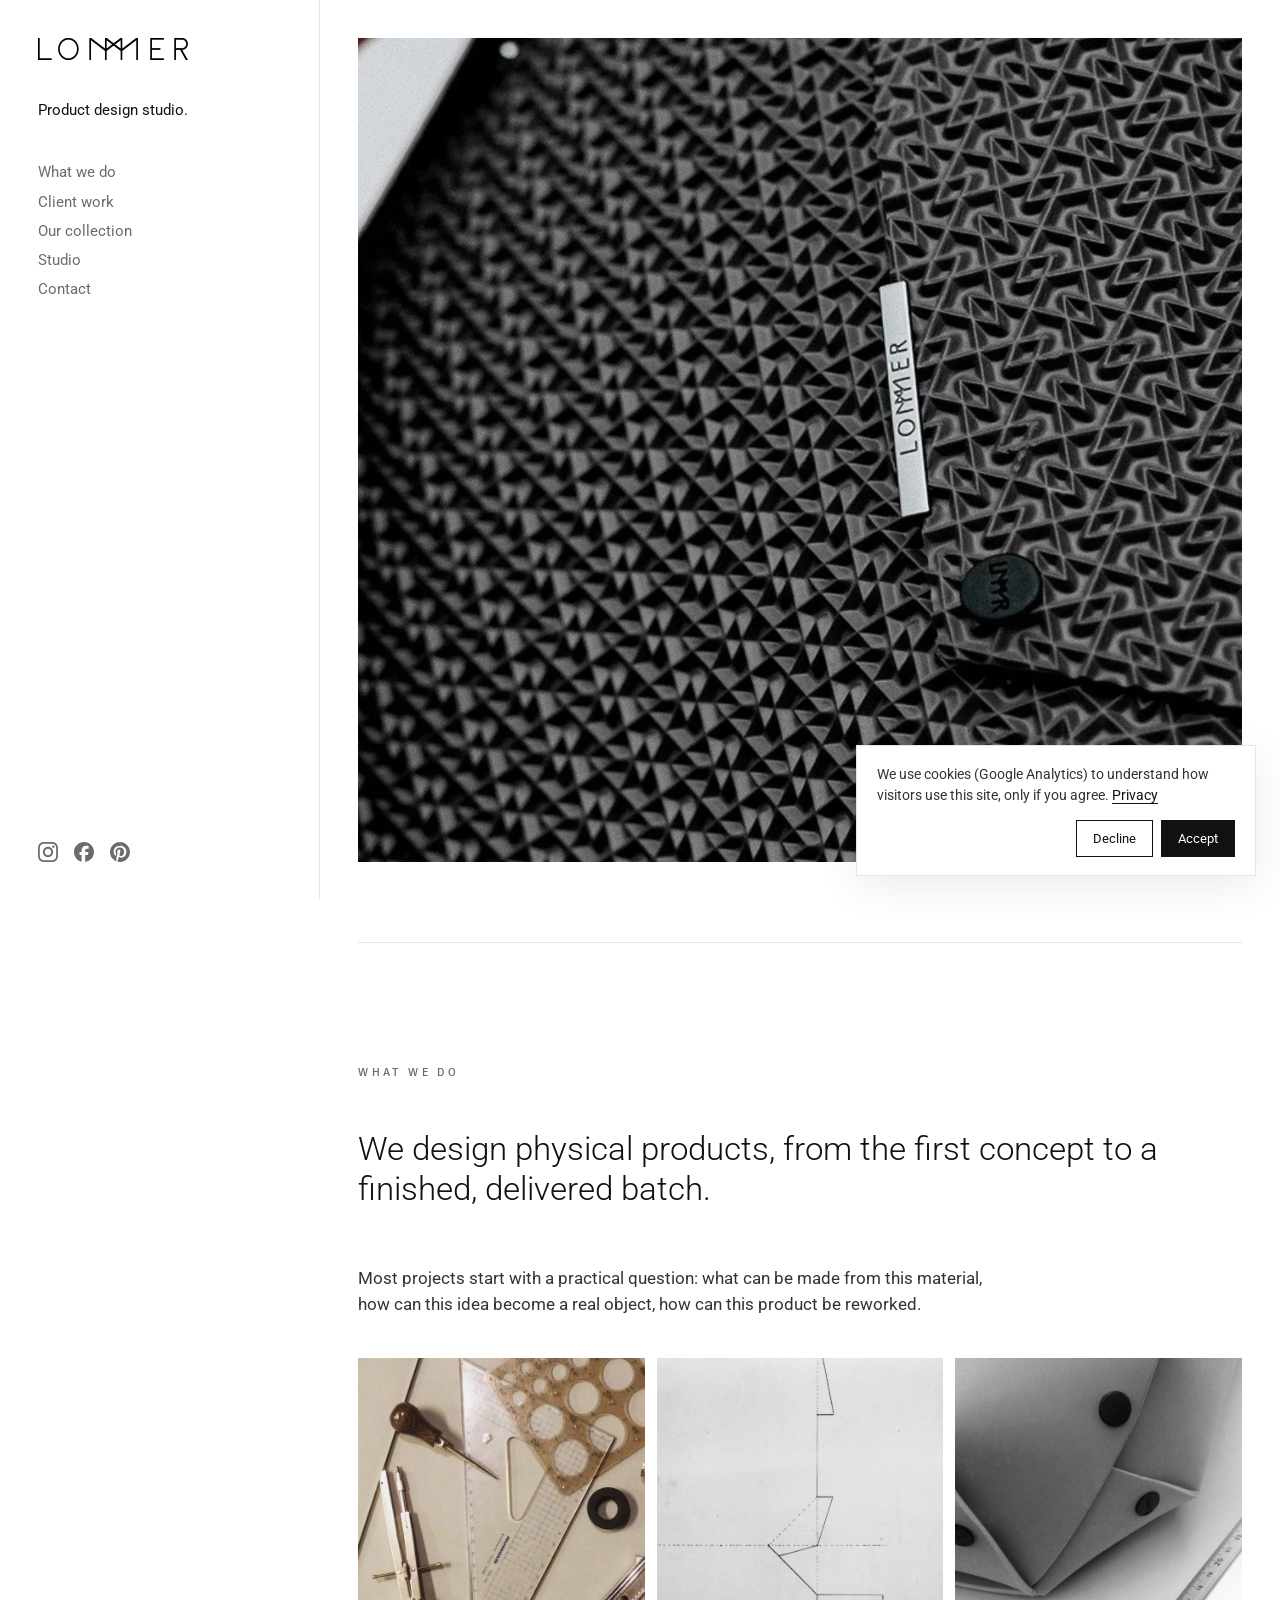
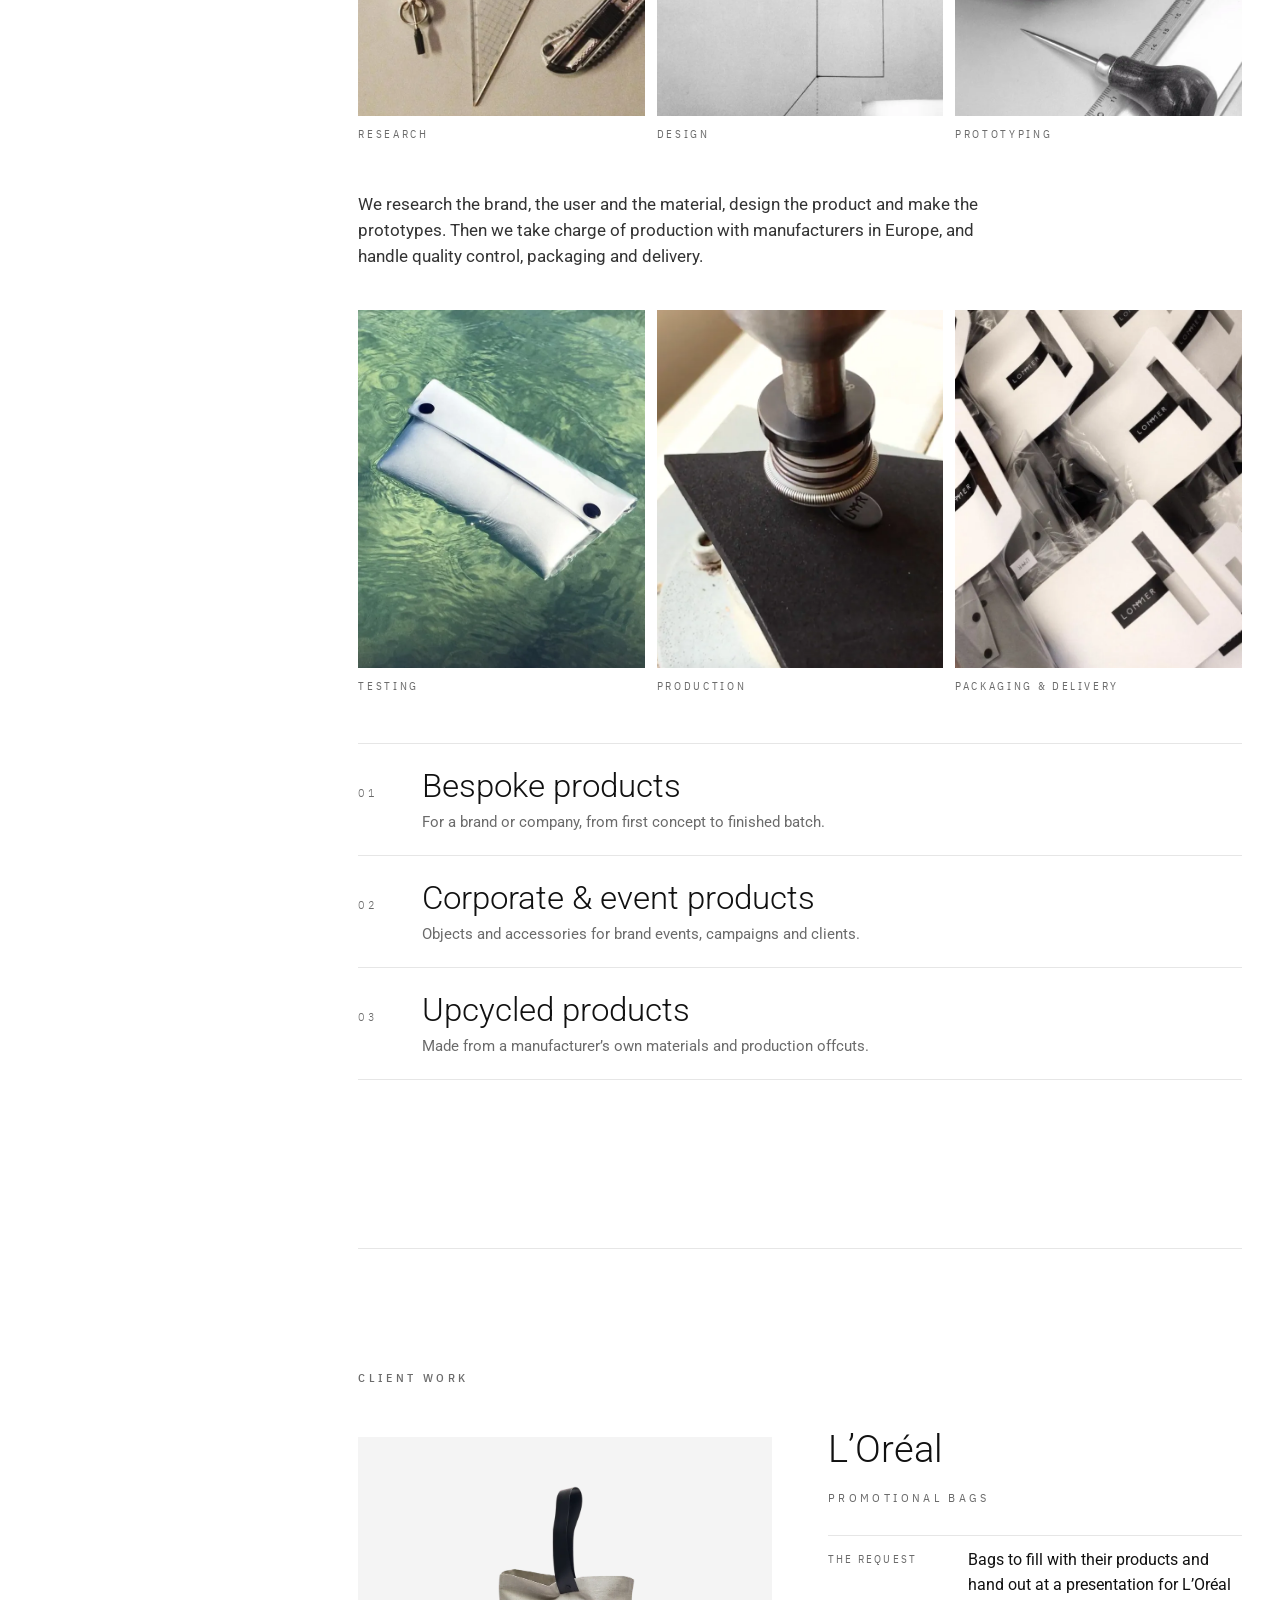
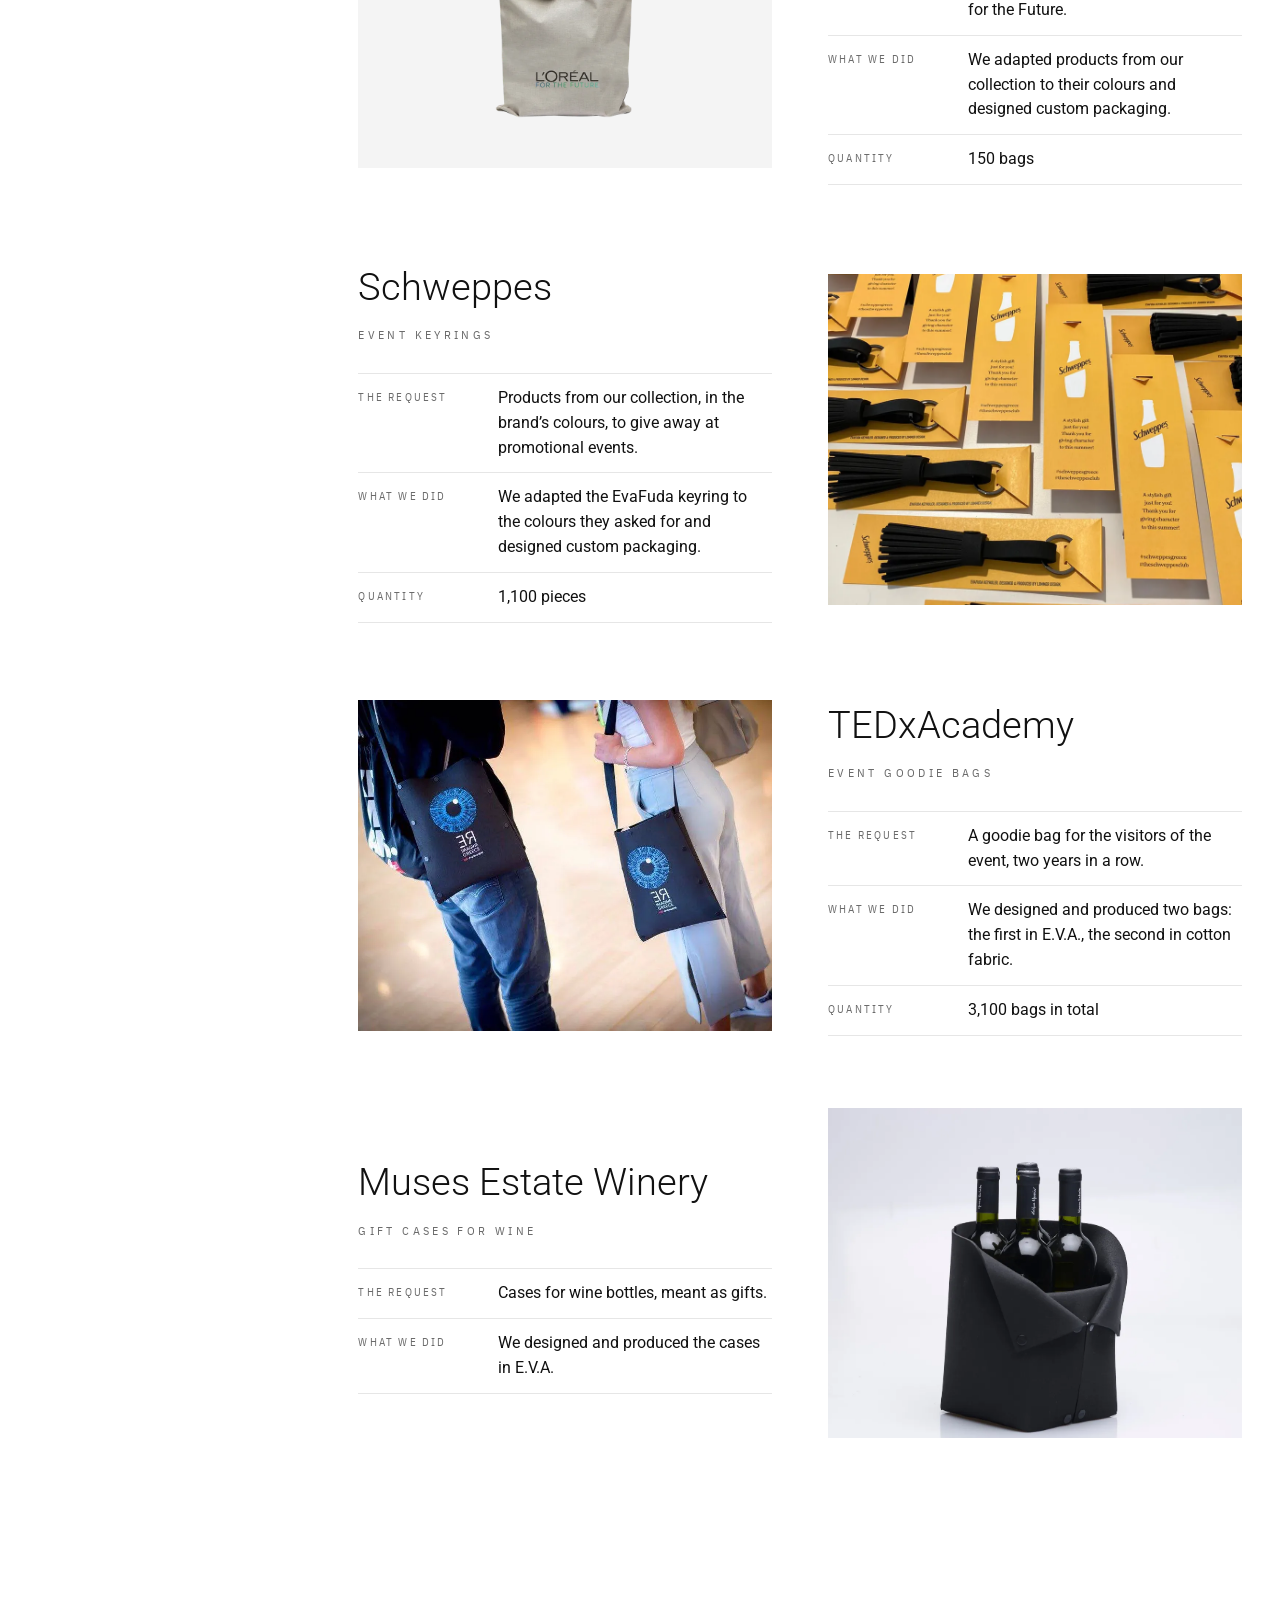
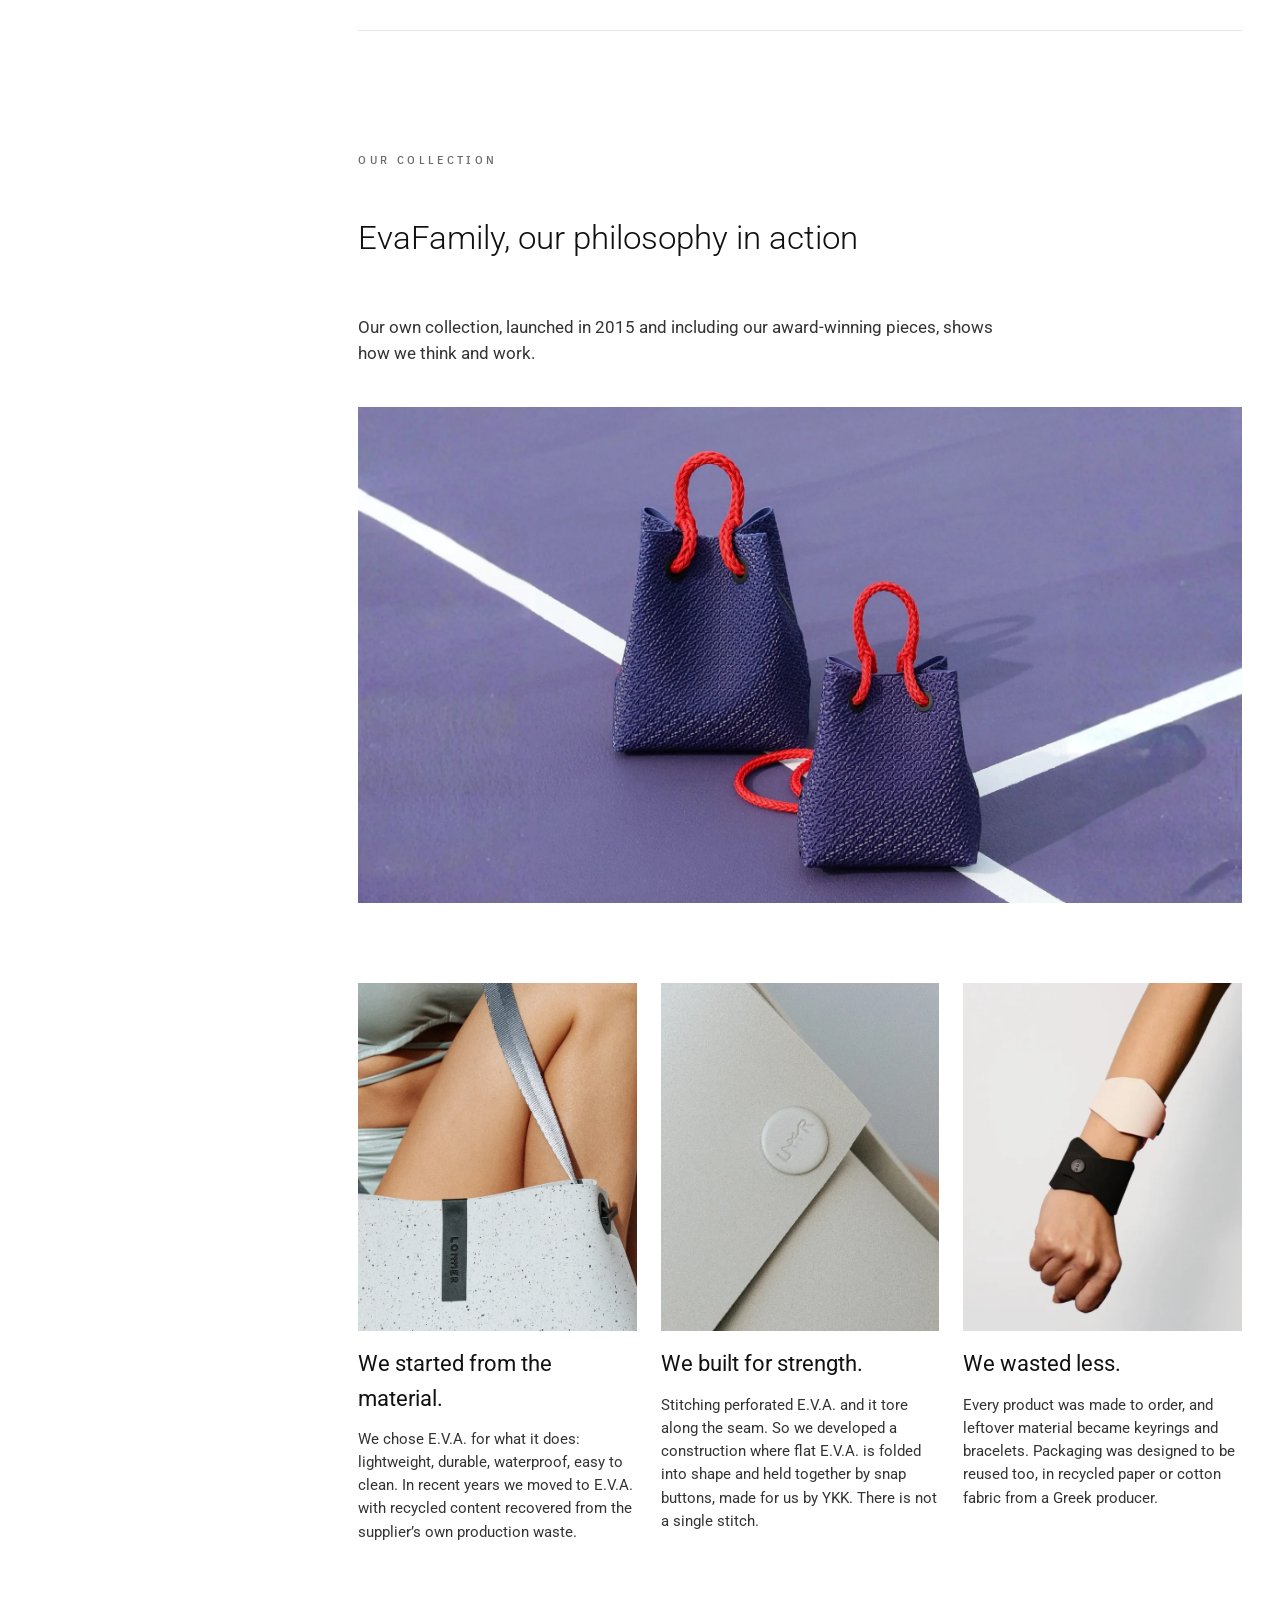
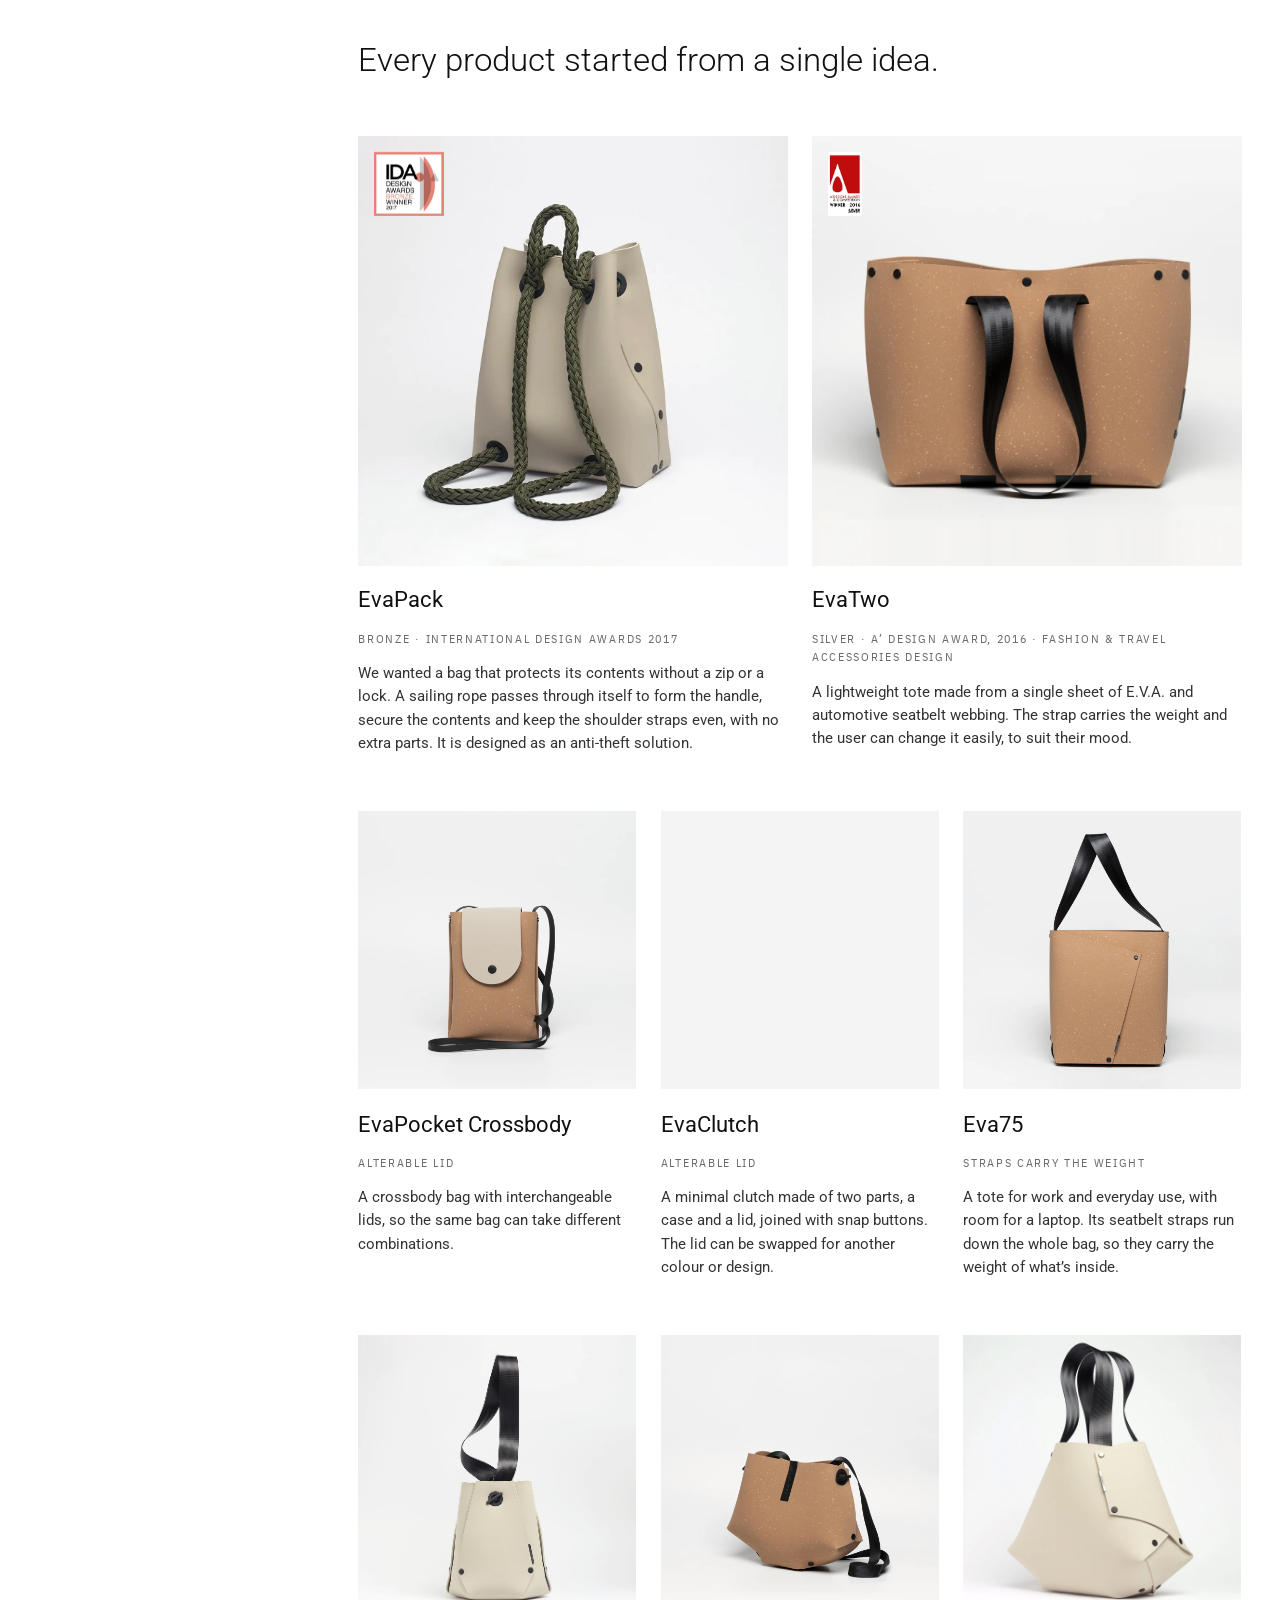
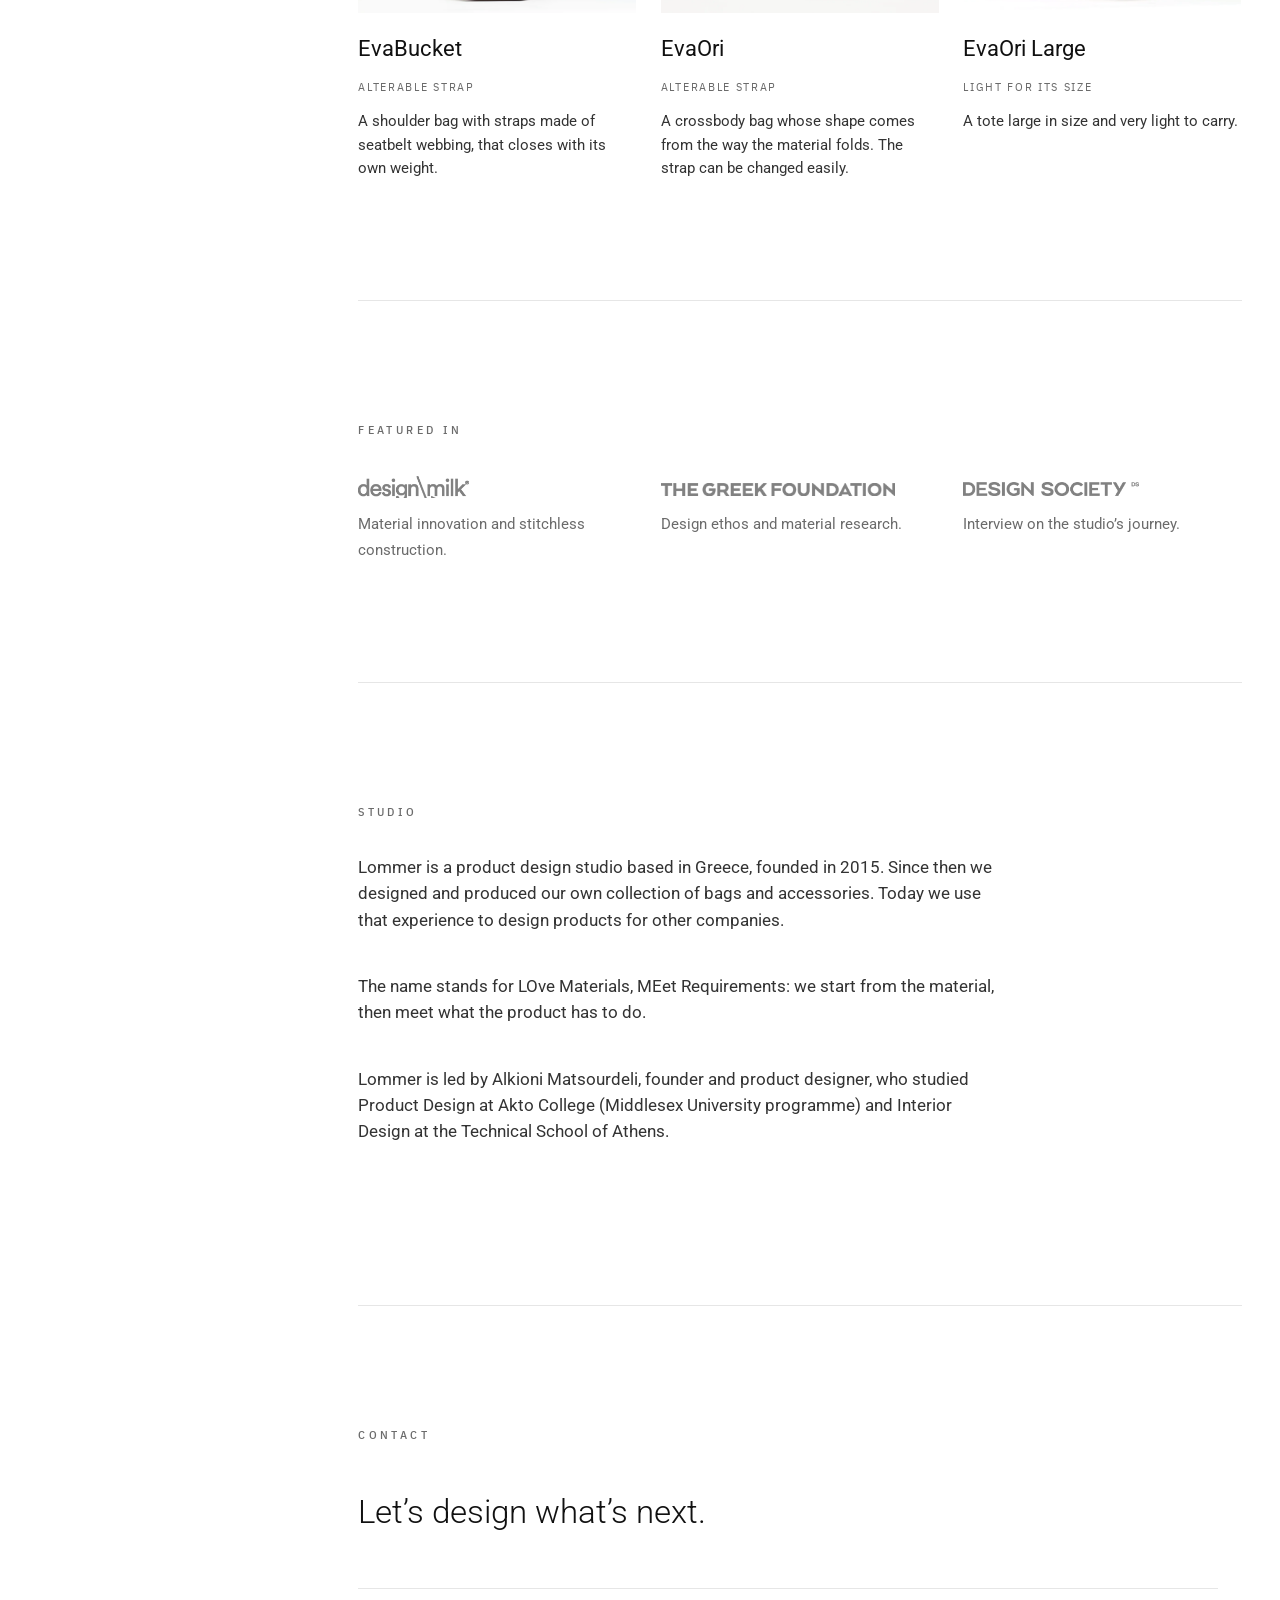
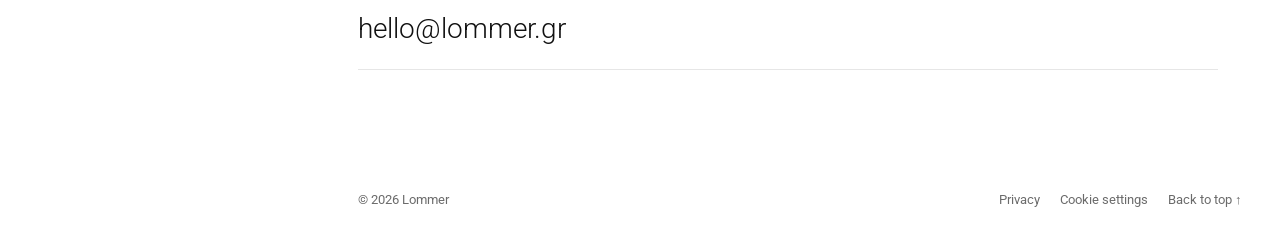
<file: index.html>
<!doctype html>
<html lang="en">
<head>
  <meta charset="utf-8">
  <meta name="viewport" content="width=device-width, initial-scale=1, viewport-fit=cover">
  <meta name="theme-color" content="#ffffff">
  <title>Lommer — Product Design Studio</title>
  <meta name="description" content="Lommer is a product design studio. We design products and manage their production.">
  <link rel="canonical" href="https://lommer.design/">
  <meta name="author" content="Lommer">
  <meta name="robots" content="index, follow, max-image-preview:large">

  <!-- Link previews (Facebook, WhatsApp, LinkedIn, iMessage…) -->
  <meta property="og:type" content="website">
  <meta property="og:site_name" content="Lommer">
  <meta property="og:locale" content="en_GB">
  <meta property="og:url" content="https://lommer.design/">
  <meta property="og:title" content="Lommer — Product Design Studio">
  <meta property="og:description" content="Lommer is a product design studio. We design products and manage their production.">
  <meta property="og:image" content="https://lommer.design/assets/img/og-image.jpg">
  <meta property="og:image:width" content="1200">
  <meta property="og:image:height" content="630">
  <meta property="og:image:alt" content="Close-up of black textured E.V.A. with the metal LOMMER tag">
  <meta name="twitter:card" content="summary_large_image">
  <meta name="twitter:title" content="Lommer — Product Design Studio">
  <meta name="twitter:description" content="Lommer is a product design studio. We design products and manage their production.">
  <meta name="twitter:image" content="https://lommer.design/assets/img/og-image.jpg">

  <!-- Icons -->
  <link rel="icon" href="favicon.ico" sizes="any">
  <link rel="icon" type="image/png" sizes="32x32" href="assets/img/favicon-32.png">
  <link rel="icon" type="image/png" sizes="48x48" href="assets/img/favicon-48.png">
  <link rel="apple-touch-icon" href="assets/img/apple-touch-icon.png">
  <link rel="preconnect" href="https://fonts.googleapis.com">
  <link rel="preconnect" href="https://fonts.gstatic.com" crossorigin>
  <link href="https://fonts.googleapis.com/css2?family=Roboto:wght@300;400;500&family=IBM+Plex+Sans+Condensed:wght@400;500&display=swap" rel="stylesheet">
  <link rel="stylesheet" href="style.css?v=29">
  <script>/* intro: only once per visit, never with "Reduce motion" (see assets/js/intro.js) */
    try { if (/[?&]intro\b/.test(location.search) || (!matchMedia('(prefers-reduced-motion: reduce)').matches && !sessionStorage.getItem('lommer-intro'))) document.documentElement.classList.add('intro'); } catch (e) {}  /* ?intro in the address always shows it (for checking) */</script>
  <link rel="alternate" type="text/plain" href="https://lommer.design/llms.txt" title="Summary for AI agents">
  <script type="application/ld+json">
  {
    "@context": "https://schema.org",
    "@type": "Organization",
    "name": "Lommer",
    "url": "https://lommer.design/",
    "image": "https://lommer.design/assets/img/og-image.jpg",
    "description": "Product design studio based in Greece, founded in 2015. We design physical products for brands and companies, from first concept to a finished, delivered batch, and manage production with manufacturers in Europe.",
    "foundingDate": "2015",
    "founder": { "@type": "Person", "name": "Alkioni Matsourdeli", "jobTitle": "Founder and product designer" },
    "address": { "@type": "PostalAddress", "addressCountry": "GR" },
    "email": "hello@lommer.gr",
    "logo": "https://lommer.design/assets/img/logo-black.png",
    "sameAs": [
      "https://www.instagram.com/lommer.design/",
      "https://www.facebook.com/lommerofficial",
      "https://gr.pinterest.com/lommerdesign/"
    ],
    "knowsAbout": ["Product design", "E.V.A. bags and accessories", "Upcycled products", "Corporate and event products", "Production management"],
    "subjectOf": [
      { "@type": "Article", "publisher": { "@type": "Organization", "name": "Design Milk" }, "url": "https://design-milk.com/lommer-bags-merge-minimalism-and-innovation/" },
      { "@type": "Article", "publisher": { "@type": "Organization", "name": "The Greek Foundation" }, "url": "https://www.thegreekfoundation.com/?p=36852" },
      { "@type": "Article", "publisher": { "@type": "Organization", "name": "Design Society" }, "url": "https://designsociety.gr/en/post/interview-with-lommer-the-handcrafted-multicolored-bags_732" }
    ],
    "award": ["Bronze, International Design Awards 2017 (EvaPack)", "Silver, A' Design Award 2016 (EvaTwo)"],
    "hasOfferCatalog": {
      "@type": "OfferCatalog",
      "name": "Services",
      "itemListElement": [
        { "@type": "Offer", "itemOffered": { "@type": "Service", "name": "Bespoke products", "description": "For a brand or company, from first concept to finished batch." } },
        { "@type": "Offer", "itemOffered": { "@type": "Service", "name": "Corporate & event products", "description": "Objects and accessories for brand events, campaigns and clients." } },
        { "@type": "Offer", "itemOffered": { "@type": "Service", "name": "Upcycled products", "description": "Made from a manufacturer's own materials and production offcuts." } }
      ]
    }
  }
  </script>
</head>
<body>
<div id="ldr" aria-hidden="true"><div class="ldr-half ldr-half--l"></div><div class="ldr-half ldr-half--r"></div><div class="ldr-center"><img class="ldr-mm" src="assets/img/apple-touch-icon.png" alt="" width="96" height="96"><div class="ldr-snaps"><i></i><i></i><i></i></div></div></div>
<a class="skip" href="#top">Skip to content</a>

<aside class="side" id="nav">
  <a href="#top" class="side__logo"><img src="assets/img/logo-black.png" alt="Lommer" width="150" height="21"></a>
  <p class="side__claim">Product design studio.</p>
  <nav class="side__nav" aria-label="Sections">
    <a href="#what">What we do</a>
    <a href="#clients">Client work</a>
    <a href="#work">Our collection</a>
    <a href="#studio">Studio</a>
    <a href="#contact">Contact</a>
  </nav>
  <div class="side__social" role="group" aria-label="Social media">
    <a href="https://www.instagram.com/lommer.design/" target="_blank" rel="noopener" aria-label="Instagram"><svg viewBox="0 0 24 24" fill="currentColor" aria-hidden="true"><path d="M12 0C8.74 0 8.333.015 7.053.072 5.775.132 4.905.333 4.14.63c-.789.306-1.459.717-2.126 1.384S.935 3.35.63 4.14C.333 4.905.131 5.775.072 7.053.012 8.333 0 8.74 0 12s.015 3.667.072 4.947c.06 1.277.261 2.148.558 2.913.306.788.717 1.459 1.384 2.126.667.666 1.336 1.079 2.126 1.384.766.296 1.636.499 2.913.558C8.333 23.988 8.74 24 12 24s3.667-.015 4.947-.072c1.277-.06 2.148-.262 2.913-.558.788-.306 1.459-.718 2.126-1.384.666-.667 1.079-1.335 1.384-2.126.296-.765.499-1.636.558-2.913.06-1.28.072-1.687.072-4.947s-.015-3.667-.072-4.947c-.06-1.277-.262-2.149-.558-2.913-.306-.789-.718-1.459-1.384-2.126C21.319 1.347 20.651.935 19.86.63c-.765-.297-1.636-.499-2.913-.558C15.667.012 15.26 0 12 0zm0 2.16c3.203 0 3.585.016 4.85.071 1.17.055 1.805.249 2.227.415.562.217.96.477 1.382.896.419.42.679.819.896 1.381.164.422.36 1.057.413 2.227.057 1.266.07 1.646.07 4.85s-.015 3.585-.074 4.85c-.061 1.17-.256 1.805-.421 2.227-.224.562-.479.96-.899 1.382-.419.419-.824.679-1.38.896-.42.164-1.065.36-2.235.413-1.274.057-1.649.07-4.859.07-3.211 0-3.586-.015-4.859-.074-1.171-.061-1.816-.256-2.236-.421-.569-.224-.96-.479-1.379-.899-.421-.419-.69-.824-.9-1.38-.165-.42-.359-1.065-.42-2.235-.045-1.26-.061-1.649-.061-4.844 0-3.196.016-3.586.061-4.861.061-1.17.255-1.814.42-2.234.21-.57.479-.96.9-1.381.419-.419.81-.689 1.379-.898.42-.166 1.051-.361 2.221-.421 1.275-.045 1.65-.06 4.859-.06l.045.03zm0 3.678c-3.405 0-6.162 2.76-6.162 6.162 0 3.405 2.76 6.162 6.162 6.162 3.405 0 6.162-2.76 6.162-6.162 0-3.405-2.76-6.162-6.162-6.162zM12 16c-2.21 0-4-1.79-4-4s1.79-4 4-4 4 1.79 4 4-1.79 4-4 4zm7.846-10.405c0 .795-.646 1.44-1.44 1.44-.795 0-1.44-.646-1.44-1.44 0-.794.646-1.439 1.44-1.439.793-.001 1.44.645 1.44 1.439z"/></svg></a>
    <a href="https://www.facebook.com/lommerofficial" target="_blank" rel="noopener" aria-label="Facebook"><svg viewBox="0 0 24 24" fill="currentColor" aria-hidden="true"><path d="M9.101 23.691v-7.98H6.627v-3.667h2.474v-1.58c0-4.085 1.848-5.978 5.858-5.978.401 0 .955.042 1.468.103a8.68 8.68 0 0 1 1.141.195v3.325a8.623 8.623 0 0 0-.653-.036 26.805 26.805 0 0 0-.733-.009c-.707 0-1.259.096-1.675.309a1.686 1.686 0 0 0-.679.622c-.258.42-.374.995-.374 1.752v1.297h3.919l-.386 2.103-.287 1.564h-3.246v8.245C19.396 23.238 24 18.179 24 12.044c0-6.627-5.373-12-12-12s-12 5.373-12 12c0 5.628 3.874 10.35 9.101 11.647Z"/></svg></a>
    <a href="https://gr.pinterest.com/lommerdesign/" target="_blank" rel="noopener" aria-label="Pinterest"><svg viewBox="0 0 24 24" fill="currentColor" aria-hidden="true"><path d="M12.017 0C5.396 0 .029 5.367.029 11.987c0 5.079 3.158 9.417 7.618 11.162-.105-.949-.199-2.403.041-3.439.219-.937 1.406-5.957 1.406-5.957s-.359-.72-.359-1.781c0-1.663.967-2.911 2.168-2.911 1.024 0 1.518.769 1.518 1.688 0 1.029-.653 2.567-.992 3.992-.285 1.193.6 2.165 1.775 2.165 2.128 0 3.768-2.245 3.768-5.487 0-2.861-2.063-4.869-5.008-4.869-3.41 0-5.409 2.562-5.409 5.199 0 1.033.394 2.143.889 2.741.099.12.112.225.085.345-.09.375-.293 1.199-.334 1.363-.053.225-.172.271-.401.165-1.495-.69-2.433-2.878-2.433-4.646 0-3.776 2.748-7.252 7.92-7.252 4.158 0 7.392 2.967 7.392 6.923 0 4.135-2.607 7.462-6.233 7.462-1.214 0-2.354-.629-2.758-1.379l-.749 2.848c-.269 1.045-1.004 2.352-1.498 3.146 1.123.345 2.306.535 3.55.535 6.607 0 11.985-5.365 11.985-11.987C23.97 5.39 18.592.026 11.985.026L12.017 0z"/></svg></a>
  </div>
</aside>

<main class="main" id="top" tabindex="-1">

  <!-- ENTRY -->
  <section class="entry">
    <figure class="img img--hero reveal"><img src="assets/img/hero-texture-lommer.webp" alt="Close-up of black textured E.V.A. with the metal LOMMER tag and a snap button" fetchpriority="high"></figure>
  </section>

  <!-- WHAT WE DO -->
  <section class="sec" id="what">
    <h2 class="h reveal">What we do</h2>
    <p class="text text--lg reveal">We design physical products, from the first concept to a finished, delivered batch.</p>

    <p class="text reveal">Most projects start with a practical question: what can be made from this material, how can this idea become a real object, how can this product be reworked.</p>

    <div class="row row--3">
      <figure class="cap reveal"><div class="img"><img src="assets/img/studio-tools.webp" alt="Drawing tools" loading="lazy" decoding="async"></div><figcaption>Research</figcaption></figure>
      <figure class="cap reveal"><div class="img"><img src="assets/img/proc-research.webp" alt="Pattern drawing" loading="lazy" decoding="async"></div><figcaption>Design</figcaption></figure>
      <figure class="cap reveal"><div class="img"><img src="assets/img/studio-fold.webp" alt="Folding a sample" loading="lazy" decoding="async"></div><figcaption>Prototyping</figcaption></figure>
    </div>
    <p class="text reveal">We research the brand, the user and the material, design the product and make the prototypes. Then we take charge of production with manufacturers in Europe, and handle quality control, packaging and delivery.</p>
    <div class="row row--3">
      <figure class="cap reveal"><div class="img"><img src="assets/img/proc-prototype.webp" alt="Prototype tested in the sea" loading="lazy" decoding="async"></div><figcaption>Testing</figcaption></figure>
      <figure class="cap reveal"><div class="img"><img src="assets/img/proc-production.webp" alt="Snap button press" loading="lazy" decoding="async"></div><figcaption>Production</figcaption></figure>
      <figure class="cap reveal"><div class="img"><img src="assets/img/packaging.webp" alt="Packaging" loading="lazy" decoding="async"></div><figcaption>Packaging &amp; delivery</figcaption></figure>
    </div>

    <ol class="forms">
      <li class="reveal"><p>Bespoke products <span class="forms__sub">For a brand or company, from first concept to finished batch.</span></p></li>
      <li class="reveal"><p>Corporate &amp; event products <span class="forms__sub">Objects and accessories for brand events, campaigns and clients.</span></p></li>
      <li class="reveal"><p>Upcycled products <span class="forms__sub">Made from a manufacturer’s own materials and production offcuts.</span></p></li>
    </ol>

  </section>

  <!-- CLIENT WORK -->
  <section class="sec" id="clients">
    <h2 class="h reveal">Client work</h2>

    <!-- Each story: photo, name, type of work, the request, what we did, quantity. -->
    <article class="story reveal">
      <figure class="img"><img src="assets/img/brand-loreal.webp" alt="L’Oréal promotional cotton bag" loading="lazy" decoding="async" class="contain"></figure>
      <div class="story__body">
        <h3 class="story__name">L’Oréal</h3>
        <p class="story__tag">Promotional bags</p>
        <dl class="story__facts">
          <dt>The request</dt><dd>Bags to fill with their products and hand out at a presentation for L’Oréal for the Future.</dd>
          <dt>What we did</dt><dd>We adapted products from our collection to their colours and designed custom packaging.</dd>
          <dt>Quantity</dt><dd>150 bags</dd>
        </dl>
      </div>
    </article>
    <article class="story story--flip reveal">
      <figure class="img"><img src="assets/img/brand-schweppes.webp" alt="Schweppes event accessories on branded cards" loading="lazy" decoding="async"></figure>
      <div class="story__body">
        <h3 class="story__name">Schweppes</h3>
        <p class="story__tag">Event keyrings</p>
        <dl class="story__facts">
          <dt>The request</dt><dd>Products from our collection, in the brand’s colours, to give away at promotional events.</dd>
          <dt>What we did</dt><dd>We adapted the EvaFuda keyring to the colours they asked for and designed custom packaging.</dd>
          <dt>Quantity</dt><dd>1,100 pieces</dd>
        </dl>
      </div>
    </article>
    <article class="story reveal">
      <figure class="img"><img src="assets/img/brand-tedx.webp" alt="Two visitors carrying the black TEDxAcademy goodie bags" loading="lazy" decoding="async"></figure>
      <div class="story__body">
        <h3 class="story__name">TEDxAcademy</h3>
        <p class="story__tag">Event goodie bags</p>
        <dl class="story__facts">
          <dt>The request</dt><dd>A goodie bag for the visitors of the event, two years in a row.</dd>
          <dt>What we did</dt><dd>We designed and produced two bags: the first in E.V.A., the second in cotton fabric.</dd>
          <dt>Quantity</dt><dd>3,100 bags in total</dd>
        </dl>
      </div>
    </article>
    <article class="story story--flip reveal">
      <figure class="img"><img src="assets/img/brand-muses.webp" alt="Black E.V.A. gift case holding four Muses Estate wine bottles" loading="lazy" decoding="async"></figure>
      <div class="story__body">
        <h3 class="story__name">Muses Estate Winery</h3>
        <p class="story__tag">Gift cases for wine</p>
        <dl class="story__facts">
          <dt>The request</dt><dd>Cases for wine bottles, meant as gifts.</dd>
          <dt>What we did</dt><dd>We designed and produced the cases in E.V.A.</dd>
        </dl>
      </div>
    </article>
  </section>

  <!-- OUR COLLECTION -->
  <section class="sec" id="work">
    <h2 class="h reveal">Our collection</h2>
    <p class="text text--lg reveal">EvaFamily, our philosophy in action</p>
    <p class="text reveal">Our own collection, launched in 2015 and including our award-winning pieces, shows how we think and work.</p>
    <figure class="img img--wide reveal"><img src="assets/img/court-evapack-wide.webp" alt="EvaPack bags on a purple court" loading="lazy" decoding="async"></figure>

    <div class="trio">
      <article class="reveal">
        <figure class="img"><img src="assets/img/material-speckle.webp" alt="Speckled recycled E.V.A." loading="lazy" decoding="async"></figure>
        <h3 class="h3">We started from the material.</h3>
        <p class="text">We chose E.V.A. for what it does: lightweight, durable, waterproof, easy to clean. In recent years we moved to E.V.A. with recycled content recovered from the supplier’s own production waste.</p>
      </article>
      <article class="reveal">
        <figure class="img"><img src="assets/img/snap-closeup.webp" alt="Snap button holding folded E.V.A." loading="lazy" decoding="async"></figure>
        <h3 class="h3">We built for strength.</h3>
        <p class="text">Stitching perforated E.V.A. and it tore along the seam. So we developed a construction where flat E.V.A. is folded into shape and held together by snap buttons, made for us by YKK. There is not a single stitch.</p>
      </article>
      <article class="reveal">
        <figure class="img"><img src="assets/img/zerowaste-bracelets.webp" alt="Bracelets made from leftover material" loading="lazy" decoding="async"></figure>
        <h3 class="h3">We wasted less.</h3>
        <p class="text">Every product was made to order, and leftover material became keyrings and bracelets. Packaging was designed to be reused too, in recycled paper or cotton fabric from a Greek producer.</p>
      </article>
    </div>

    <!-- The products: results of the idea. Awarded pieces first, then the rest of the collection. -->
    <p class="text text--lg products__lead reveal">Every product started from a single idea.</p>
    <div class="products">
      <article class="product product--award reveal">
        <img class="product__badge" src="assets/img/award-ida-2017.webp" alt="IDA Design Awards, Bronze Winner 2017" width="70" height="64" loading="lazy" decoding="async">
        <figure class="img"><img src="assets/img/evapack-studio.webp" data-depth="assets/img/depth/evapack-studio-depth.png" alt="EvaPack" loading="lazy" decoding="async"></figure>
        <h3 class="h3">EvaPack</h3>
        <p class="small">Bronze · International Design Awards 2017</p>
        <p class="text">We wanted a bag that protects its contents without a zip or a lock. A sailing rope passes through itself to form the handle, secure the contents and keep the shoulder straps even, with no extra parts. It is designed as an anti-theft solution.</p>
      </article>
      <article class="product product--award reveal">
        <img class="product__badge" src="assets/img/award-adesign-2016.webp" alt="A’ Design Award &amp; Competition, Silver Winner 2016" width="34" height="64" loading="lazy" decoding="async">
        <figure class="img"><img src="assets/img/evatwo.webp" data-depth="assets/img/depth/evatwo-depth.png" alt="EvaTwo tote in tan with black seatbelt straps" loading="lazy" decoding="async"></figure>
        <h3 class="h3">EvaTwo</h3>
        <p class="small">Silver · A’ Design Award, 2016 · Fashion &amp; Travel Accessories Design</p>
        <p class="text">A lightweight tote made from a single sheet of E.V.A. and automotive seatbelt webbing. The strap carries the weight and the user can change it easily, to suit their mood.</p>
      </article>

      <article class="product reveal">
        <figure class="img"><img src="assets/img/evapocket-crossbody.webp" data-depth="assets/img/depth/evapocket-crossbody-depth.png" alt="EvaPocket Crossbody in tan with a cream lid" loading="lazy" decoding="async"></figure>
        <h3 class="h3">EvaPocket Crossbody</h3>
        <p class="small">ALTERABLE LID</p>
        <p class="text">A crossbody bag with interchangeable lids, so the same bag can take different combinations.</p>
      </article>
      <article class="product reveal">
        <figure class="img"><img src="assets/img/evaclutch.webp" data-depth="assets/img/depth/evaclutch-depth.png" alt="EvaClutch in cream" loading="lazy" decoding="async"></figure>
        <h3 class="h3">EvaClutch</h3>
        <p class="small">ALTERABLE LID</p>
        <p class="text">A minimal clutch made of two parts, a case and a lid, joined with snap buttons. The lid can be swapped for another colour or design.</p>
      </article>
      <article class="product reveal">
        <figure class="img"><img src="assets/img/eva75.webp" data-depth="assets/img/depth/eva75-depth.png" alt="Eva75 tote in tan with a black seatbelt strap" loading="lazy" decoding="async"></figure>
        <h3 class="h3">Eva75</h3>
        <p class="small">STRAPS CARRY THE WEIGHT</p>
        <p class="text">A tote for work and everyday use, with room for a laptop. Its seatbelt straps run down the whole bag, so they carry the weight of what’s inside.</p>
      </article>
      <article class="product reveal">
        <figure class="img"><img src="assets/img/evabucket.webp" data-depth="assets/img/depth/evabucket-depth.png" alt="EvaBucket in cream with a black seatbelt strap" loading="lazy" decoding="async"></figure>
        <h3 class="h3">EvaBucket</h3>
        <p class="small">ALTERABLE STRAP</p>
        <p class="text">A shoulder bag with straps made of seatbelt webbing, that closes with its own weight.</p>
      </article>
      <article class="product reveal">
        <figure class="img"><img src="assets/img/evaori.webp" data-depth="assets/img/depth/evaori-depth.png" alt="EvaOri crossbody in tan" loading="lazy" decoding="async"></figure>
        <h3 class="h3">EvaOri</h3>
        <p class="small">ALTERABLE STRAP</p>
        <p class="text">A crossbody bag whose shape comes from the way the material folds. The strap can be changed easily.</p>
      </article>
      <article class="product reveal">
        <figure class="img"><img src="assets/img/evaori-large.webp" data-depth="assets/img/depth/evaori-large-depth.png" alt="EvaOri Large tote in cream" loading="lazy" decoding="async"></figure>
        <h3 class="h3">EvaOri Large</h3>
        <p class="small">LIGHT FOR ITS SIZE</p>
        <p class="text">A tote large in size and very light to carry.</p>
      </article>
    </div>
  </section>

  <!-- PRESS -->
  <section class="sec" id="press">
    <h2 class="h reveal">Featured in</h2>
    <div class="press reveal">
      <a class="press__item" href="https://design-milk.com/lommer-bags-merge-minimalism-and-innovation/" target="_blank" rel="noopener"><img class="press__logo press__logo--dm" src="assets/img/press-designmilk.webp" alt="Design Milk" width="424" height="84" loading="lazy" decoding="async"><span>Material innovation and stitchless construction.</span></a>
      <a class="press__item" href="https://www.thegreekfoundation.com/?p=36852" target="_blank" rel="noopener"><img class="press__logo press__logo--tgf" src="assets/img/press-greekfoundation.webp" alt="The Greek Foundation" width="648" height="36" loading="lazy" decoding="async"><span>Design ethos and material research.</span></a>
      <a class="press__item" href="https://designsociety.gr/en/post/interview-with-lommer-the-handcrafted-multicolored-bags_732" target="_blank" rel="noopener"><img class="press__logo press__logo--ds" src="assets/img/press-designsociety.webp" alt="Design Society" width="603" height="48" loading="lazy" decoding="async"><span>Interview on the studio’s journey.</span></a>
    </div>
  </section>

  <!-- STUDIO -->
  <section class="sec" id="studio">
    <h2 class="h reveal">Studio</h2>
    <p class="text reveal">Lommer is a product design studio based in Greece, founded in 2015. Since then we designed and produced our own collection of bags and accessories. Today we use that experience to design products for other companies.</p>
    <p class="text reveal">The name stands for LOve Materials, MEet Requirements: we start from the material, then meet what the product has to do.</p>
    <p class="text reveal">Lommer is led by Alkioni Matsourdeli, founder and product designer, who studied Product Design at Akto College (Middlesex University programme) and Interior Design at the Technical School of Athens.</p>
  </section>

  <!-- CONTACT -->
  <section class="sec contact" id="contact">
    <h2 class="h reveal">Contact</h2>
    <p class="text text--lg reveal">Let’s design what’s next.</p>
    <ul class="contact__links reveal">
      <li><a href="mailto:hello@lommer.gr">hello@lommer.gr</a></li>
    </ul>
  </section>

  <footer class="foot">
    <span>© <span id="year">2026</span> Lommer</span>
    <span class="foot__links"><a href="privacy.html">Privacy</a><a href="#" data-consent-open>Cookie settings</a><a href="#top">Back to top ↑</a></span>
  </footer>
</main>

<div class="lb" id="lb" role="dialog" aria-modal="true" aria-label="Enlarged photo" hidden><img alt=""><button type="button" aria-label="Close">×</button></div>

<script src="assets/js/intro.js"></script>
<script src="assets/js/main.js" defer></script>
<script src="assets/js/consent.js" defer></script>
<script src="assets/js/product-3d.js" defer></script>
<script>
(() => {
  // Active menu item follows the section in view
  const links = [...document.querySelectorAll('.side__nav a')];
  const secs = links.map(a => document.querySelector(a.getAttribute('href')));
  const spy = () => {
    const y = innerHeight * 0.35;
    let i = -1;
    secs.forEach((s, j) => { if (s && s.getBoundingClientRect().top <= y) i = j; });
    links.forEach((a, j) => a.classList.toggle('is-active', j === i));
  };
  addEventListener('scroll', spy, { passive: true }); spy();

  // Lightbox: works with mouse, touch and keyboard (Enter/Space to open, Esc to close)
  const lb = document.getElementById('lb'), big = lb.querySelector('img'), closeBtn = lb.querySelector('button');
  let opener = null;
  const open = img => {
    opener = img;
    big.src = img.currentSrc || img.src; big.alt = img.alt;
    lb.hidden = false; document.body.style.overflow = 'hidden';
    closeBtn.focus();
  };
  const close = () => {
    if (lb.hidden) return;
    lb.hidden = true; document.body.style.overflow = '';
    if (opener) opener.focus();
  };
  document.querySelectorAll('.main .img img').forEach(img => {
    img.style.cursor = 'zoom-in';
    img.tabIndex = 0;
    img.setAttribute('role', 'button');
    img.setAttribute('aria-label', 'Enlarge photo: ' + img.alt);
    img.addEventListener('click', () => open(img));
    img.addEventListener('keydown', e => { if (e.key === 'Enter' || e.key === ' ') { e.preventDefault(); open(img); } });
  });
  lb.addEventListener('click', close);
  addEventListener('keydown', e => {
    if (lb.hidden) return;
    if (e.key === 'Escape') close();
    if (e.key === 'Tab') { e.preventDefault(); closeBtn.focus(); }
  });
})();
</script>
</body>
</html>
</file>
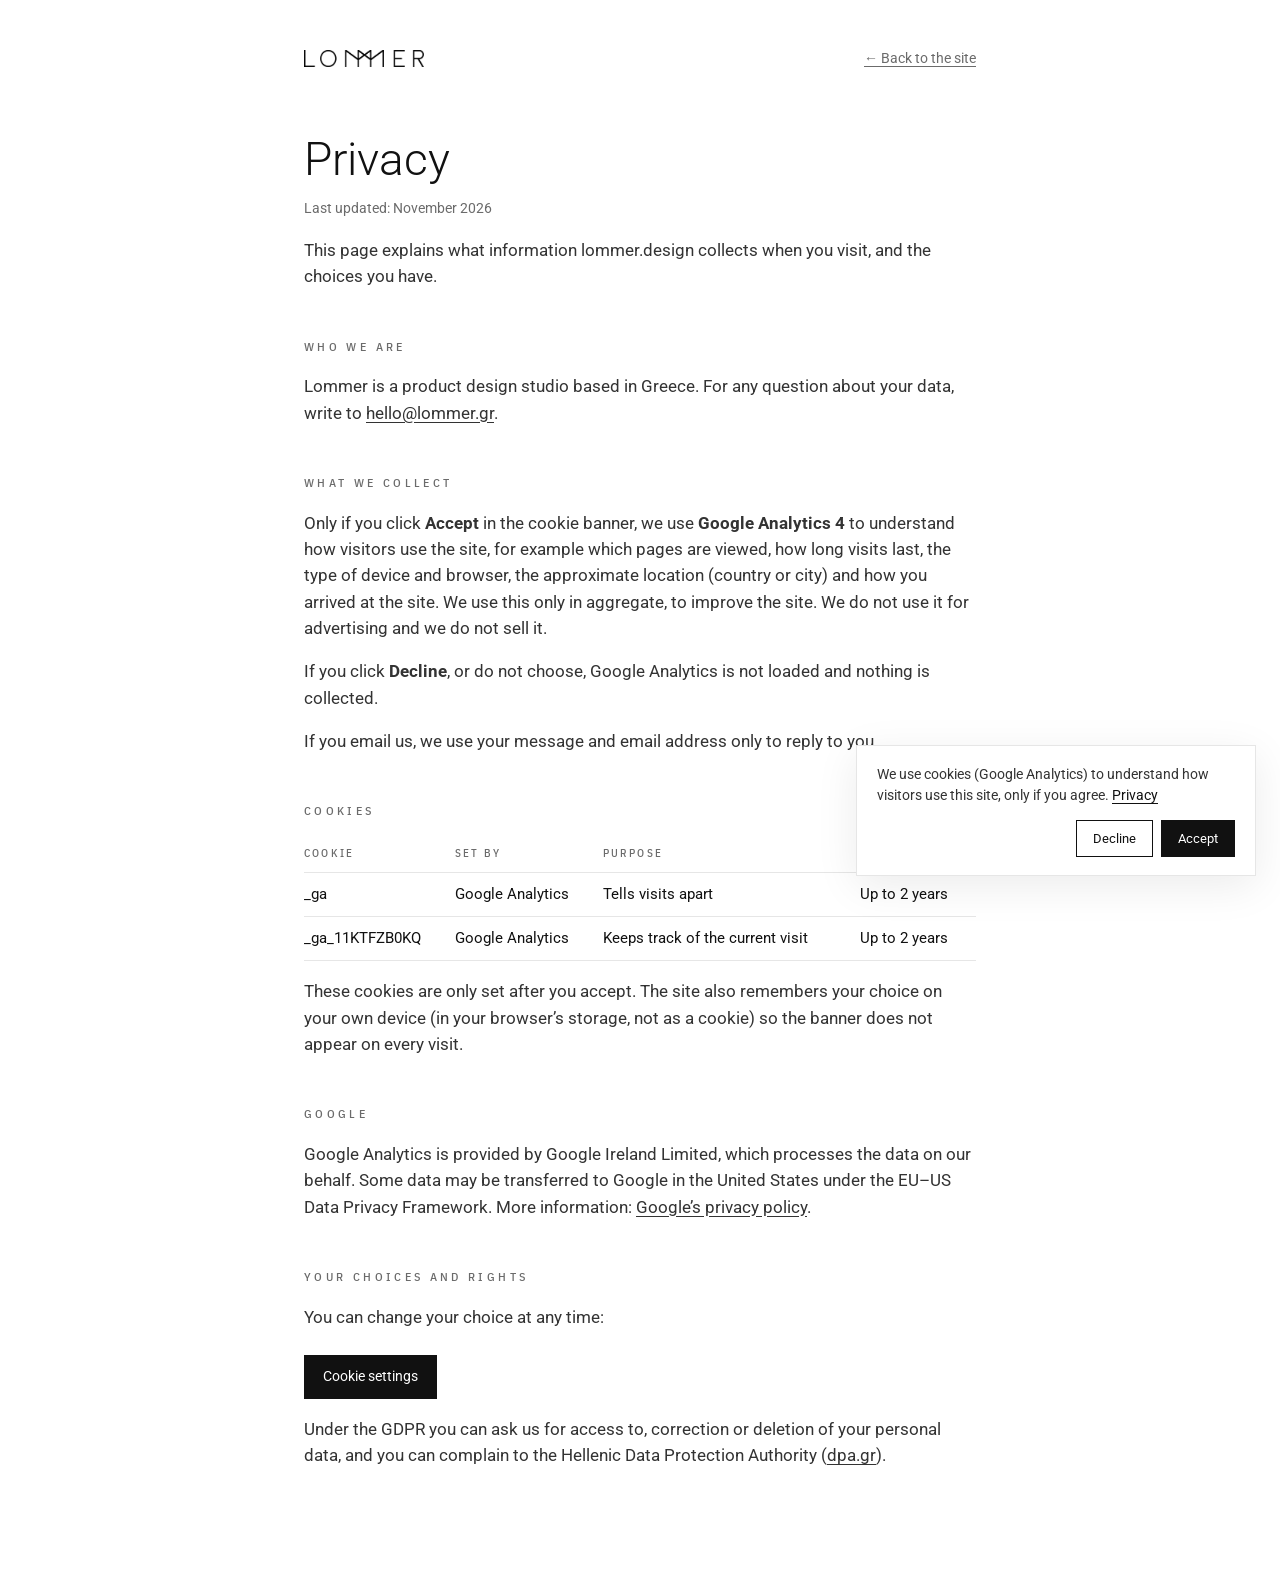
<file: privacy.html>
<!doctype html>
<html lang="en">
<head>
  <meta charset="utf-8">
  <meta name="viewport" content="width=device-width, initial-scale=1, viewport-fit=cover">
  <meta name="theme-color" content="#ffffff">
  <title>Privacy — Lommer</title>
  <meta name="description" content="How lommer.design uses cookies and Google Analytics.">
  <link rel="canonical" href="https://lommer.design/privacy.html">
  <meta name="robots" content="index, follow">
  <link rel="icon" href="favicon.ico" sizes="any">
  <link rel="icon" type="image/png" sizes="32x32" href="assets/img/favicon-32.png">
  <link rel="apple-touch-icon" href="assets/img/apple-touch-icon.png">
  <link rel="preconnect" href="https://fonts.googleapis.com">
  <link rel="preconnect" href="https://fonts.gstatic.com" crossorigin>
  <link href="https://fonts.googleapis.com/css2?family=Roboto:wght@300;400;500&family=IBM+Plex+Sans+Condensed:wght@400;500&display=swap" rel="stylesheet">
  <link rel="stylesheet" href="style.css?v=29">
  <style>
    .legal { max-width: 720px; margin: 0 auto; padding: 48px 24px 96px; }
    .legal__top { display: flex; justify-content: space-between; align-items: center; margin-bottom: 64px; }
    .legal__top img { width: 120px; height: auto; }
    .legal__top a.back { font-size: 14px; color: var(--ink-2); }
    .legal__top a.back:hover { color: var(--ink); }
    .legal h1 { font-size: clamp(30px, 4vw, 46px); font-weight: 300; line-height: 1.1; margin: 0 0 12px; }
    .legal h2 { font-family: "IBM Plex Sans Condensed", sans-serif; font-size: 12px; letter-spacing: .28em; text-transform: uppercase; color: var(--ink-2); font-weight: 500; margin: 48px 0 14px; }
    .legal p, .legal li { color: #333; }
    .legal ul { padding-left: 18px; }
    .legal li { margin: 4px 0; }
    .legal a { text-decoration: underline; text-underline-offset: 3px; }
    .legal table { width: 100%; border-collapse: collapse; font-size: 15px; margin: 8px 0 0; }
    .legal th, .legal td { text-align: left; padding: 10px 8px 10px 0; border-bottom: 1px solid var(--line); vertical-align: top; }
    .legal th { font-family: "IBM Plex Sans Condensed", sans-serif; font-size: 11px; letter-spacing: .2em; text-transform: uppercase; color: var(--ink-2); font-weight: 500; }
    .legal .updated { color: var(--ink-2); font-size: 14px; }
    .legal button { font: inherit; font-size: 14px; padding: 10px 18px; border: 1px solid var(--ink); background: var(--ink); color: #fff; cursor: pointer; margin-top: 8px; }
  </style>
</head>
<body>
<main class="legal">
  <div class="legal__top"><a href="./"><img src="assets/img/logo-black.png" alt="Lommer — back to the home page" width="120" height="17"></a><a class="back" href="./">← Back to the site</a></div>

  <h1>Privacy</h1>
  <p class="updated">Last updated: November 2026</p>
  <p>This page explains what information lommer.design collects when you visit, and the choices you have.</p>

  <h2>Who we are</h2>
  <p>Lommer is a product design studio based in Greece. For any question about your data, write to <a href="mailto:hello@lommer.gr">hello@lommer.gr</a>.</p>

  <h2>What we collect</h2>
  <p>Only if you click <b>Accept</b> in the cookie banner, we use <b>Google Analytics 4</b> to understand how visitors use the site, for example which pages are viewed, how long visits last, the type of device and browser, the approximate location (country or city) and how you arrived at the site. We use this only in aggregate, to improve the site. We do not use it for advertising and we do not sell it.</p>
  <p>If you click <b>Decline</b>, or do not choose, Google Analytics is not loaded and nothing is collected.</p>
  <p>If you email us, we use your message and email address only to reply to you.</p>

  <h2>Cookies</h2>
  <table>
    <tr><th>Cookie</th><th>Set by</th><th>Purpose</th><th>Kept for</th></tr>
    <tr><td>_ga</td><td>Google Analytics</td><td>Tells visits apart</td><td>Up to 2 years</td></tr>
    <tr><td>_ga_11KTFZB0KQ</td><td>Google Analytics</td><td>Keeps track of the current visit</td><td>Up to 2 years</td></tr>
  </table>
  <p>These cookies are only set after you accept. The site also remembers your choice on your own device (in your browser’s storage, not as a cookie) so the banner does not appear on every visit.</p>

  <h2>Google</h2>
  <p>Google Analytics is provided by Google Ireland Limited, which processes the data on our behalf. Some data may be transferred to Google in the United States under the EU–US Data Privacy Framework. More information: <a href="https://policies.google.com/privacy" target="_blank" rel="noopener">Google’s privacy policy</a>.</p>

  <h2>Your choices and rights</h2>
  <p>You can change your choice at any time:</p>
  <button type="button" data-consent-open>Cookie settings</button>
  <p>Under the GDPR you can ask us for access to, correction or deletion of your personal data, and you can complain to the Hellenic Data Protection Authority (<a href="https://www.dpa.gr" target="_blank" rel="noopener">dpa.gr</a>).</p>
</main>
<script src="assets/js/consent.js" defer></script>
</body>
</html>
</file>
<file: style.css>
/* v3 — White, minimal studio portfolio */
:root {
  --ink: #111;
  --ink-2: #777;
  --line: #e6e6e6;
  --side: 320px;
  --pad: clamp(16px, 3vw, 40px);
  --ease: cubic-bezier(.22,.61,.36,1);
}
*, *::before, *::after { box-sizing: border-box; }
html { scroll-behavior: smooth; }
body { margin: 0; background: #fff; color: var(--ink); font-family: "Jost", Futura, "Futura PT", "Helvetica Neue", sans-serif; font-weight: 400; font-size: 17px; line-height: 1.55; -webkit-font-smoothing: antialiased; }
img { display: block; width: 100%; height: 100%; object-fit: cover; }
a { color: inherit; text-decoration: none; }
figure { margin: 0; }

/* sidebar */
.side { position: fixed; top: 0; left: 0; bottom: 0; width: var(--side); padding: var(--pad); display: flex; flex-direction: column; gap: 40px; border-right: 1px solid var(--line); background: #fff; z-index: 10; }
.side__logo img { width: 150px; height: auto; }
.side__claim { margin: 0; font-size: 15px; line-height: 1.45; color: var(--ink); max-width: 26ch; }
.side__nav { display: flex; flex-direction: column; gap: 6px; font-size: 15px; }
.side__nav a { color: var(--ink-2); transition: color .2s; }
.side__nav a:hover, .side__nav a.is-active { color: var(--ink); }
.side__nav a.is-active::before { content: "— "; }
.side__contact { margin-top: auto; display: flex; flex-direction: column; gap: 4px; font-size: 14px; }
.side__contact a:hover { text-decoration: underline; text-underline-offset: 3px; }

/* main */
.main { margin-left: var(--side); padding: 0 var(--pad); }
.entry { padding-top: var(--pad); }
.sec { padding: 120px 0 40px; border-top: 1px solid var(--line); margin-top: 80px; }
.h { font-size: 13px; font-weight: 500; letter-spacing: .2em; text-transform: uppercase; margin: 0 0 32px; color: var(--ink-2); }
.h3 { font-size: 22px; font-weight: 400; margin: 0 0 12px; }
.text { max-width: 640px; margin: 0 0 40px; color: #333; }
.text--lg { font-size: clamp(24px, 2.6vw, 38px); font-weight: 300; line-height: 1.2; color: var(--ink); max-width: 860px; margin: 48px 0 56px; }
.small { font-size: 13px; color: var(--ink-2); letter-spacing: .04em; margin: 0 0 14px; }

.img { overflow: hidden; background: #f4f4f4; }
.img img { transition: transform 1.2s var(--ease); }
.img:hover img { transform: scale(1.03); }
.img--hero { height: calc(100vh - 2 * var(--pad)); min-height: 480px; }
.img--hero img { object-position: 50% 30%; }
.img--wide { aspect-ratio: 16 / 9; margin: 0 0 80px; }
.contain { object-fit: contain; padding: 12%; }

.row { display: grid; gap: 12px; margin: 0 0 48px; }
.row--2 { grid-template-columns: 1fr 1fr; gap: 40px; }
.row--3 { grid-template-columns: repeat(3, 1fr); }
.row--3 .img, .row--4 .img { aspect-ratio: 4 / 5; }
.row--4 { grid-template-columns: repeat(4, 1fr); }
.awards { margin-top: 96px; }
.awards .img { aspect-ratio: 1; margin-bottom: 20px; }

.split { display: grid; grid-template-columns: 1fr 1fr; gap: 48px; align-items: center; margin-bottom: 64px; }
.split .img { aspect-ratio: 4 / 5; }
.split--flip .img { order: 2; }

.list { list-style: none; padding: 0; margin: 0 0 48px; max-width: 860px; counter-reset: l; }
.list li { counter-increment: l; display: grid; grid-template-columns: 40px 1fr; padding: 16px 0; border-top: 1px solid var(--line); font-size: clamp(19px, 1.8vw, 24px); font-weight: 300; }
.list li:last-child { border-bottom: 1px solid var(--line); }
.list li::before { content: counter(l, decimal-leading-zero); font-size: 12px; color: var(--ink-2); padding-top: 6px; }

.masonry { columns: 4 200px; column-gap: 12px; }
.masonry .img { margin-bottom: 12px; break-inside: avoid; }
.masonry img { height: auto; }

.brands { list-style: none; padding: 0; margin: 0; max-width: 860px; }
.brands li { padding: 20px 0; border-top: 1px solid var(--line); font-size: clamp(19px, 1.8vw, 24px); font-weight: 300; }
.brands li:last-child { border-bottom: 1px solid var(--line); }
.brands strong { font-weight: 500; }

.foot { display: flex; justify-content: space-between; padding: 80px 0 32px; font-size: 13px; color: var(--ink-2); }

/* motion */
.reveal { opacity: 0; transform: translateY(20px); transition: opacity .9s var(--ease), transform .9s var(--ease); }
.is-in { opacity: 1; transform: none; }
@media (prefers-reduced-motion: reduce) { .reveal { opacity: 1; transform: none; transition: none; } }

@media (max-width: 900px) {
  .side { position: sticky; width: auto; bottom: auto; flex-direction: row; flex-wrap: wrap; align-items: center; gap: 12px 24px; padding: 14px 16px; border-right: 0; border-bottom: 1px solid var(--line); }
  .side__logo img { width: 110px; }
  .side__claim, .side__contact { display: none; }
  .side__nav { flex-direction: row; gap: 16px; overflow-x: auto; font-size: 14px; white-space: nowrap; }
  .main { margin-left: 0; padding: 0 16px; }
  .img--hero { height: 70vh; }
  .row--2, .split { grid-template-columns: 1fr; gap: 24px; }
  .split--flip .img { order: 0; }
  .row--3, .row--4 { grid-template-columns: 1fr 1fr; }
  .row--3 .img:last-child { grid-column: span 2; aspect-ratio: 16 / 9; }
  .masonry { columns: 2; }
  .sec { padding-top: 72px; margin-top: 48px; }
}

/* Presentation fonts */
body { font-family: "Roboto", "Helvetica Neue", Arial, sans-serif; }
.h, .small, .list li::before { font-family: "IBM Plex Sans Condensed", sans-serif; letter-spacing: .28em; text-transform: uppercase; font-size: 12px; }
.small { letter-spacing: .14em; }
.text--lg, .list li, .brands li { font-weight: 300; }

/* --- v3 polish --- */
/* Four forms: each text paired with its photo */
.forms { list-style: none; padding: 0; margin: 0 0 48px; display: grid; grid-template-columns: repeat(4, 1fr); gap: 12px; counter-reset: f; }
.forms li { counter-increment: f; }
.forms .img { aspect-ratio: 4 / 5; margin-bottom: 14px; }
.forms p { margin: 0; font-size: 17px; font-weight: 300; line-height: 1.35; padding-top: 10px; border-top: 1px solid var(--line); }
.forms p::before { content: counter(f, decimal-leading-zero); display: block; font-family: "IBM Plex Sans Condensed", sans-serif; font-size: 11px; letter-spacing: .28em; color: var(--ink-2); margin-bottom: 6px; }

/* EvaFamily rows: smaller image, text aligned to its top */
.split { grid-template-columns: 5fr 4fr; align-items: start; gap: 56px; margin-bottom: 48px; }
.split--flip { grid-template-columns: 4fr 5fr; }
.split .img { aspect-ratio: 5 / 4; }
.split > div { padding-top: 8px; }

/* Brands with photos */
.brands-wrap { display: grid; grid-template-columns: 1fr 1fr; gap: 56px; align-items: start; }
.brands-img { margin: 0; gap: 12px; }
.brands-img .img { aspect-ratio: 4 / 5; }

/* Contact */
.contact__links { list-style: none; padding: 0; margin: 0; max-width: 860px; font-size: clamp(22px, 2.2vw, 30px); font-weight: 300; }
.contact__links li { border-top: 1px solid var(--line); padding: 18px 0; }
.contact__links li:last-child { border-bottom: 1px solid var(--line); }
.contact__links a { transition: padding .3s var(--ease); display: inline-block; }
.contact__links a:hover { padding-left: 10px; }

/* Lightbox */
.lb { position: fixed; inset: 0; z-index: 50; background: rgba(255,255,255,.96); display: flex; align-items: center; justify-content: center; padding: 48px; cursor: zoom-out; }
.lb[hidden] { display: none; }
.lb img { width: auto; height: auto; max-width: 100%; max-height: 100%; object-fit: contain; }
.lb button { position: absolute; top: 16px; right: 20px; border: 0; background: none; font-size: 32px; line-height: 1; cursor: pointer; color: var(--ink); }

/* Selected work: three principles in one row, collection as a sub-part */
.trio { display: grid; grid-template-columns: repeat(3, 1fr); gap: 24px; margin: 0 0 24px; }
.trio .img { aspect-ratio: 4 / 5; margin-bottom: 16px; }
.trio .text { font-size: 15px; margin: 0; }
.sub { margin-top: 96px; padding-top: 48px; border-top: 1px solid var(--line); }
.sub .text--lg { margin-top: 0; }
.row--4 .img { aspect-ratio: 4 / 5; }

/* Products: awarded pieces (2 per row) + rest of the collection (3 per row), same card */
.products__lead { margin-top: 96px; }
.products { display: grid; grid-template-columns: repeat(6, 1fr); gap: 56px 24px; }
.product { grid-column: span 2; }
.product--award { grid-column: span 3; }
.product .img { aspect-ratio: 1; margin-bottom: 18px; }
.product .text { font-size: 15px; margin: 0; }
.img--ph { display: flex; align-items: center; justify-content: center; background: #f1f0ec; }
.img--ph span { font-family: "IBM Plex Sans Condensed", sans-serif; font-size: 11px; letter-spacing: .28em; text-transform: uppercase; color: var(--ink-2); }

/* Client work stories: photo + name, line, request / what we did / quantity */
.story { display: grid; grid-template-columns: 1fr 1fr; gap: 56px; align-items: center; margin-bottom: 72px; }
.story--flip .img { order: 2; }
.story .img { aspect-ratio: 5 / 4; }
.story__name { font-size: clamp(28px, 3vw, 44px); font-weight: 300; margin: 0 0 10px; }
.story .text { margin-bottom: 28px; }
.story__facts { margin: 0; display: grid; grid-template-columns: 140px 1fr; border-top: 1px solid var(--line); }
.story__facts dt, .story__facts dd { padding: 12px 0; border-bottom: 1px solid var(--line); margin: 0; }
.story__facts dt { font-family: "IBM Plex Sans Condensed", sans-serif; font-size: 11px; letter-spacing: .2em; text-transform: uppercase; color: var(--ink-2); padding-top: 15px; }
.story__facts dd { font-size: 16px; }
.story__facts .ph { color: #b0aea7; font-style: italic; }


.intro { font-size: clamp(19px, 1.8vw, 24px); line-height: 1.35; }

/* Four forms: big list, one per line */
.forms { display: block; max-width: 980px; margin: 0 0 48px; border-top: 1px solid var(--line); }
.forms li { display: grid; grid-template-columns: 64px 1fr; align-items: baseline; padding: 22px 0; border-bottom: 1px solid var(--line); }
.forms p { border: 0; padding: 0; margin: 0; font-size: clamp(24px, 2.6vw, 38px); font-weight: 300; line-height: 1.2; display: contents; }
.forms p::before { margin: 0; font-size: 12px; }


/* Process step names */
.cap figcaption { margin-top: 10px; font-family: "IBM Plex Sans Condensed", sans-serif; font-size: 11px; letter-spacing: .24em; text-transform: uppercase; color: var(--ink-2); }

/* Featured in */
.press { margin-top: 24px; display: grid; grid-template-columns: repeat(3, 1fr); gap: 24px; max-width: 980px; }
.press strong { display: block; font-weight: 500; font-size: 18px; margin-bottom: 4px; }
.press span { color: var(--ink-2); font-size: 15px; }

/* Services: small grey line under a name */
.forms__sub { grid-column: 2; display: block; margin-top: 6px; font-size: 15px; font-weight: 400; color: var(--ink-2); line-height: 1.4; }

/* Client work: type of work under the name */
.story__tag { margin: 0 0 28px; font-family: "IBM Plex Sans Condensed", sans-serif; font-size: 12px; letter-spacing: .28em; text-transform: uppercase; color: var(--ink-2); }

/* Sidebar footer: social icons */
.side__social { margin-top: auto; display: flex; gap: 16px; }
.side__social a { display: block; width: 20px; height: 20px; color: var(--ink-2); transition: color .2s; }
.side__social a:hover { color: var(--ink); }
.side__social svg { display: block; width: 100%; height: 100%; }

/* Award badge on top of the EvaPack / EvaTwo photo */
.product--award { position: relative; }
.product__badge { position: absolute; top: 16px; left: 16px; z-index: 1; width: auto; height: 64px; pointer-events: none; }
@media (max-width: 900px) { .product__badge { top: 12px; left: 12px; height: 52px; } }

/* Featured in: grey press logos linking to the articles */
.press { align-items: start; }
.press__item { display: block; }
/* every logo sits in the same 28px band, aligned to its bottom edge */
.press__logo { display: block; width: auto; max-width: 100%; margin: 0 0 14px; opacity: .85; transition: opacity .2s; object-fit: contain; object-position: left bottom; }
/* sizes balanced by eye; letter baselines share one line (24px band), text starts 38px below the band top */
.press__logo--dm { height: 22px; margin-top: 4px; margin-bottom: 12px; }
.press__logo--tgf { height: 13px; margin-top: 11px; margin-bottom: 14px; }
.press__logo--ds { height: 14px; margin-top: 10px; margin-bottom: 14px; }
.press__item:hover .press__logo { opacity: 1; }
.press__item:hover span { color: var(--ink); }
.press__item span { transition: color .2s; }

/* Product 3D (assets/js/product-3d.js): depth canvas on top of each collection photo */
.product .img { position: relative; touch-action: pan-y; }
.product .img .p3d { position: absolute; inset: 0; width: 100%; height: 100%; pointer-events: none; opacity: 0; transition: opacity .5s; }
.product .img .p3d.on { opacity: 1; }

/* Intro "Fold open" (assets/js/intro.js): hidden unless <html> has the class "intro" */
#ldr { display: none; }
html.intro #ldr { display: grid; position: fixed; inset: 0; z-index: 100; --p: 0; grid-template-columns: 1fr 1fr; perspective: 1600px; background: #fff;
  animation: ldr-safety 0s 7s forwards; }                       /* safety: if the script never runs, the screen hides itself */
@keyframes ldr-safety { to { visibility: hidden; } }
html.intro.is-loading, html.intro.is-loading body { overflow: hidden; }
html.intro #ldr.ldr--out { background: transparent; }   /* must beat "html.intro #ldr" so the page shows as the panels open */
#ldr .ldr-half { background: #fff; transition: transform 1.1s cubic-bezier(.65,0,.35,1); backface-visibility: hidden; }
#ldr .ldr-half--l { transform-origin: left center; }
#ldr .ldr-half--r { transform-origin: right center; }
#ldr .ldr-center { position: absolute; inset: 0; display: grid; place-items: center; pointer-events: none; }
#ldr .ldr-mm { width: 96px; height: auto; opacity: calc(.15 + var(--p) * .85); transform: scale(calc(.9 + var(--p) * .1)); }
#ldr .ldr-snaps { position: absolute; top: 50%; left: 50%; transform: translate(-50%, 70px); display: flex; gap: 10px; }
#ldr .ldr-snaps i { width: 8px; height: 8px; border-radius: 50%; background: #111; opacity: .12; transition: opacity .25s; }
#ldr .ldr-snaps i:nth-child(1) { opacity: calc((var(--p) - .05) * 6); }
#ldr .ldr-snaps i:nth-child(2) { opacity: calc((var(--p) - .35) * 6); }
#ldr .ldr-snaps i:nth-child(3) { opacity: calc((var(--p) - .65) * 6); }
#ldr.ldr--out .ldr-half--l { transform: rotateY(-100deg); box-shadow: inset -1px 0 0 #e6e6e6; }   /* the fold line appears only as it opens */
#ldr.ldr--out .ldr-half--r { transform: rotateY(100deg); box-shadow: inset 1px 0 0 #e6e6e6; }
#ldr.ldr--out .ldr-center { transition: opacity .3s; opacity: 0; }

/* Cookie consent (assets/js/consent.js) */
.consent { position: fixed; right: 24px; bottom: 24px; z-index: 90; max-width: 400px; background: #fff; border: 1px solid var(--line); box-shadow: 0 10px 40px rgba(0,0,0,.08); padding: 18px 20px; font-size: 14px; line-height: 1.5; color: #333; }
.consent p { margin: 0 0 14px; }
.consent a { text-decoration: underline; text-underline-offset: 3px; color: var(--ink); }
.consent__btns { display: flex; gap: 8px; justify-content: flex-end; }
.consent button { font: inherit; font-size: 13px; padding: 8px 16px; border: 1px solid var(--ink); background: #fff; color: var(--ink); cursor: pointer; }
.consent button.is-primary { background: var(--ink); color: #fff; }
.foot__links { display: flex; flex-wrap: wrap; gap: 6px 20px; justify-content: flex-end; }
.foot__links a:hover { color: var(--ink); }
@media (max-width: 900px) { .consent { left: 12px; right: 12px; bottom: calc(12px + env(safe-area-inset-bottom)); max-width: none; } }

/* ---------- Mobile & tablet ---------- */
/* Zoom-on-hover only where there is a real mouse */
@media (hover: none) { .img:hover img { transform: none; } }

@media (max-width: 900px) {
  /* Top bar: logo + icons on one line, menu underneath as a swipeable row */
  .side { display: grid; grid-template-columns: 1fr auto; gap: 10px 16px; padding: 12px 16px 0; padding-top: max(12px, env(safe-area-inset-top)); }
  .side__logo { align-self: center; }
  .side__logo img { width: 104px; height: auto; }
  .side__social { grid-column: 2; grid-row: 1; margin: 0; gap: 4px; }
  .side__social a { width: 36px; height: 36px; padding: 8px; }
  .side__nav { grid-column: 1 / -1; margin: 0 -16px; padding: 0 16px; gap: 20px; scrollbar-width: none; -webkit-overflow-scrolling: touch; }
  .side__nav::-webkit-scrollbar { display: none; }
  .side__nav a { padding: 8px 0 12px; }
  .side__nav a.is-active::before { content: none; }
  .side__nav a.is-active { box-shadow: inset 0 -2px 0 var(--ink); }

  /* Jump links land below the sticky bar */
  .sec { scroll-margin-top: 92px; padding: 56px 0 8px; margin-top: 40px; }
  .entry { padding-top: 16px; }
  .img--hero { height: 72svh; min-height: 380px; }

  .text { margin-bottom: 28px; }
  .text--lg { margin: 24px 0 32px; }
  .h { margin-bottom: 20px; }

  /* Process photos: two per row, the third full width */
  .row--3 { gap: 10px; margin-bottom: 32px; }
  .row--3 > :last-child { grid-column: span 2; }
  .row--3 > :last-child .img { aspect-ratio: 16 / 9; }

  .forms li { grid-template-columns: 40px 1fr; padding: 18px 0; }

  /* Client stories: photo on top, facts below */
  .story, .story--flip { grid-template-columns: 1fr; gap: 20px; margin-bottom: 56px; }
  .story--flip .img { order: 0; }
  .story__tag { margin-bottom: 18px; }
  .story__facts { grid-template-columns: 112px 1fr; }
  .story__facts dd { font-size: 15px; }

  /* Collection */
  .img--wide { margin-bottom: 40px; }
  .trio { grid-template-columns: 1fr; gap: 40px; }
  .trio .img { aspect-ratio: 4 / 3; }
  .products__lead { margin-top: 64px; }
  .products { grid-template-columns: 1fr 1fr; gap: 36px 12px; }
  .product, .product--award { grid-column: span 1; }
  .product--award { grid-column: 1 / -1; }
  .product .h3 { font-size: 18px; margin-bottom: 8px; }
  .product .small { font-size: 10px; letter-spacing: .12em; margin-bottom: 8px; }
  .product .text { font-size: 14px; }

  .press { grid-template-columns: 1fr; gap: 20px; }
  .press p { margin: 0; }

  .contact__links a:hover { padding-left: 0; }
  .foot { padding: 56px 0 calc(24px + env(safe-area-inset-bottom)); }

  .lb { padding: 16px; }
}

/* Tablets: keep two columns where there is room */
@media (min-width: 640px) and (max-width: 900px) {
  .story, .story--flip { grid-template-columns: 1fr 1fr; gap: 32px; align-items: start; }
  .story--flip .img { order: 2; }
  .story__facts { grid-template-columns: 1fr; }
  .story__facts dt { padding-bottom: 0; border-bottom: 0; }
  .trio { grid-template-columns: repeat(3, 1fr); gap: 16px; }
  .trio .img { aspect-ratio: 4 / 5; }
  .press { grid-template-columns: repeat(3, 1fr); }
  .products { grid-template-columns: repeat(6, 1fr); }
  .product { grid-column: span 2; }
  .product--award { grid-column: span 3; }
}

/* ---------- Accessibility ---------- */
/* "Skip to content": hidden until a keyboard user tabs to it */
.skip { position: absolute; left: 16px; top: -100px; z-index: 100; padding: 10px 16px; background: var(--ink); color: #fff; font-size: 14px; }
.skip:focus { top: 16px; }
.main:focus { outline: none; }
/* Clear focus outline for keyboard users only */
:focus-visible { outline: 2px solid var(--ink); outline-offset: 3px; }
.main .img img:focus-visible { outline: 3px solid var(--ink); outline-offset: -3px; }
/* Secondary grey text: darker for readable contrast */
:root { --ink-2: #6b6b6b; }

/* Phones held sideways: little height, so the top bar scrolls away instead of staying fixed */
@media (max-width: 900px) and (max-height: 500px) and (orientation: landscape) {
  .side { position: relative; }
  .sec { scroll-margin-top: 0; }
}
</file>
